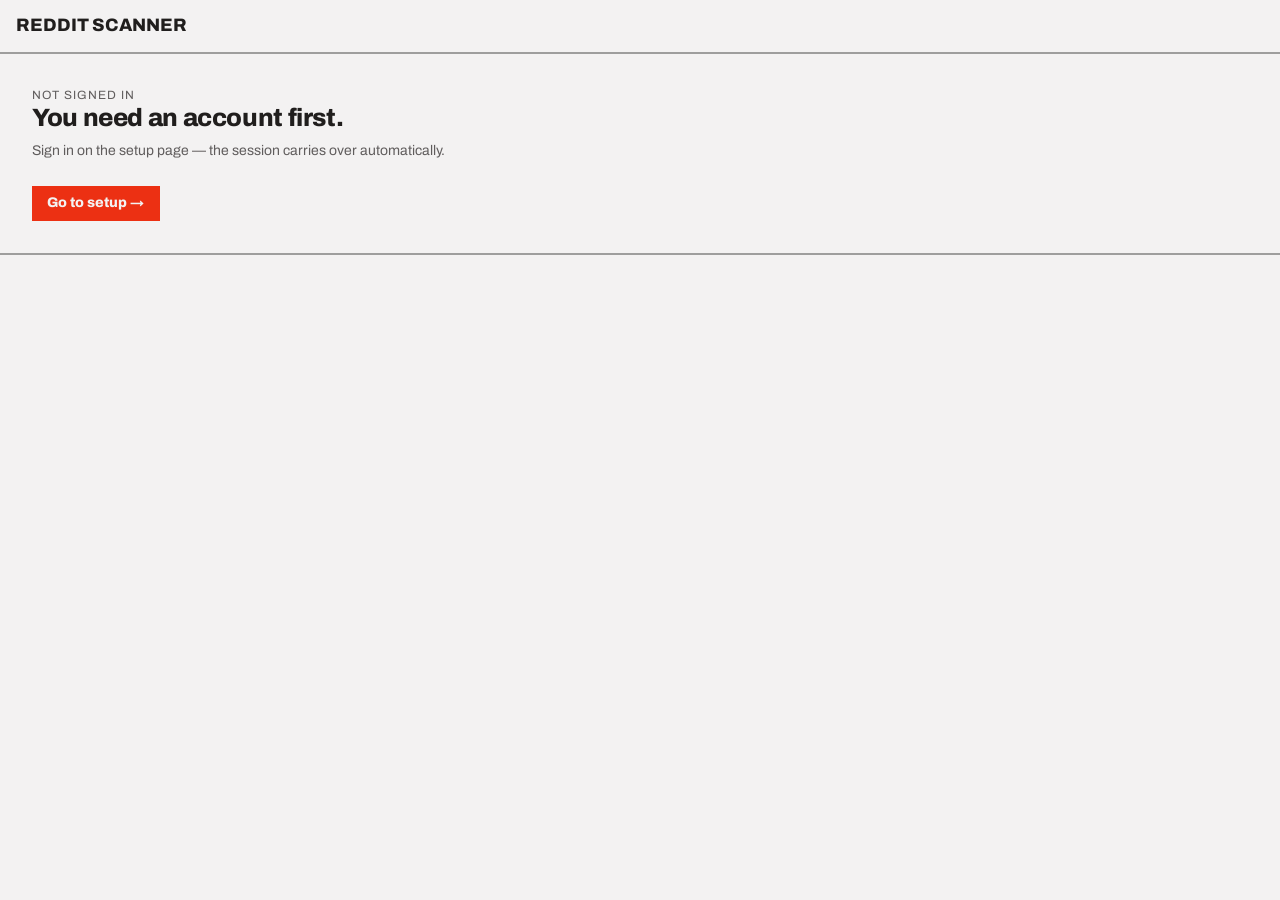
<file: backend/ui/dashboard.html>
<!DOCTYPE html>
<html lang="en">
<head>
<meta charset="utf-8">
<meta name="viewport" content="width=device-width, initial-scale=1">
<title>Dashboard — Reddit Scanner</title>
<link rel="stylesheet" href="styles.css">
<link rel="stylesheet" href="app.css">
</head>
<body>

<div class="page">

  <nav class="nav">
    <div class="nav-brand">REDDIT SCANNER</div>
    <span class="nav-meta" id="companyName"></span>
    <span class="nav-meta" id="whoami"></span>
    <button class="btn btn-secondary" id="refreshBtn">Refresh</button>
    <button class="btn btn-secondary" id="signOutBtn">Sign out</button>
  </nav>

  <!-- Shown instead of the dashboard when there's no session. -->
  <div class="section" id="signedOut" hidden>
    <div class="kicker">Not signed in</div>
    <h3>You need an account first.</h3>
    <p class="section-desc">Sign in on the setup page — the session carries over automatically.</p>
    <a class="btn btn-primary" href="onboarding.html">Go to setup →</a>
  </div>

  <div id="dashboard" hidden>
    <div class="tabs" role="tablist">
      <button class="tab" id="tab-content" role="tab" aria-selected="true" aria-controls="panel-content">Content digest</button>
      <button class="tab" id="tab-leads" role="tab" aria-selected="false" aria-controls="panel-leads">Leads</button>
    </div>

    <!-- ── Content matches ──────────────────────────────────────── -->
    <section class="panel is-active" id="panel-content" role="tabpanel" aria-labelledby="tab-content">
      <div class="toolbar">
        <input class="input toolbar-search" type="search" id="contentSearch" placeholder="Search title, subreddit, reasoning…">
        <label class="kicker" for="contentSort">Sort</label>
        <select class="input" id="contentSort">
          <option value="score">Highest score</option>
          <option value="newest">Newest first</option>
          <option value="oldest">Oldest first</option>
        </select>
        <span class="toolbar-count" id="contentCount"></span>
      </div>
      <div class="results" id="contentResults"></div>
    </section>

    <!-- ── Leads ────────────────────────────────────────────────── -->
    <section class="panel" id="panel-leads" role="tabpanel" aria-labelledby="tab-leads">
      <div class="toolbar">
        <input class="input toolbar-search" type="search" id="leadsSearch" placeholder="Search username…">
        <label class="kicker" for="leadsSort">Sort</label>
        <select class="input" id="leadsSort">
          <option value="score">Highest score</option>
          <option value="recent">Most recent</option>
        </select>
        <span class="toolbar-count" id="leadsCount"></span>
      </div>
      <div class="toolbar">
        <div class="chip-row" id="statusFilter">
          <button class="chip" data-status="all" aria-pressed="true">All</button>
          <button class="chip" data-status="new" aria-pressed="false">New</button>
          <button class="chip" data-status="reviewed" aria-pressed="false">Reviewed</button>
          <button class="chip" data-status="contacted" aria-pressed="false">Contacted</button>
          <button class="chip" data-status="dismissed" aria-pressed="false">Dismissed</button>
        </div>
      </div>
      <div class="results" id="leadsResults"></div>
    </section>
  </div>
</div>

<script src="app.js"></script>
<script>
// ── State ────────────────────────────────────────────────────────

let companyId = null;
let matches = [];
let leads = [];
let statusFilter = 'all';
const openSignals = new Map();   // leadId -> signal rows, or null while loading

// ── Tabs ─────────────────────────────────────────────────────────

document.querySelectorAll('.tab').forEach((tab) => {
  tab.addEventListener('click', () => {
    document.querySelectorAll('.tab').forEach((t) => t.setAttribute('aria-selected', String(t === tab)));
    document.querySelectorAll('.panel').forEach((p) => {
      p.classList.toggle('is-active', p.id === tab.getAttribute('aria-controls'));
    });
  });
});

// ── Content matches ──────────────────────────────────────────────

function meterClass(score) {
  if (score >= 75) return '';
  if (score >= 50) return 'is-mid';
  return 'is-low';
}

function scoreBlock(score) {
  const value = Number(score) || 0;
  return `
    <div class="score">
      <div class="score-value">${esc(Math.round(value))}<span>/100</span></div>
      <div class="meter"><div class="meter-fill ${meterClass(value)}" style="width:${Math.max(0, Math.min(100, value))}%"></div></div>
    </div>`;
}

async function loadMatches() {
  el('contentResults').innerHTML = '<div class="empty"><p>Loading…</p></div>';
  try {
    matches = await api(`/api/matches?company_id=${encodeURIComponent(companyId)}`);
    renderMatches();
  } catch (err) {
    el('contentResults').innerHTML = `<div class="empty"><h4>Couldn't load matches</h4><p>${esc(err.message)}</p></div>`;
  }
}

function renderMatches() {
  const container = el('contentResults');

  if (!matches.length) {
    el('contentCount').textContent = '';
    container.innerHTML = `
      <div class="empty">
        <h4>No matches yet</h4>
        <p>Run <code>python -m workers.ingest</code> to pull posts from your configured subreddits and score them.</p>
      </div>`;
    return;
  }

  const q = el('contentSearch').value.trim().toLowerCase();
  let rows = matches.filter((m) => {
    if (!q) return true;
    const post = m.posts || {};
    return [post.title, post.subreddit, post.author_username, m.ai_reasoning]
      .some((f) => f && String(f).toLowerCase().includes(q));
  });

  const sort = el('contentSort').value;
  rows = rows.slice().sort((a, b) => {
    if (sort === 'score') return (b.intent_score || 0) - (a.intent_score || 0);
    const ta = new Date((a.posts && a.posts.created_at) || a.created_at).getTime();
    const tb = new Date((b.posts && b.posts.created_at) || b.created_at).getTime();
    return sort === 'newest' ? tb - ta : ta - tb;
  });

  el('contentCount').textContent = `${rows.length} of ${matches.length}`;

  if (!rows.length) {
    container.innerHTML = '<div class="empty"><p>No matches fit that search.</p></div>';
    return;
  }

  container.innerHTML = `<div class="result-list">${rows.map((m) => {
    const post = m.posts || {};
    return `
      <article class="match">
        <div class="match-head">
          <div>
            <h4 class="match-title">${esc(post.title) || '<em>untitled</em>'}</h4>
            <div class="match-meta">r/${esc(post.subreddit) || '?'} · u/${esc(post.author_username) || 'unknown'} · ${esc(timeAgo(post.created_at))}</div>
          </div>
          ${scoreBlock(m.intent_score)}
        </div>
        ${m.ai_reasoning ? `<p class="match-reasoning">${esc(m.ai_reasoning)}</p>` : ''}
        ${post.url ? `<div class="match-actions"><a class="btn btn-secondary" href="${esc(post.url)}" target="_blank" rel="noopener noreferrer">View on Reddit ↗</a></div>` : ''}
      </article>`;
  }).join('')}</div>`;
}

el('contentSearch').addEventListener('input', renderMatches);
el('contentSort').addEventListener('change', renderMatches);

// ── Leads ────────────────────────────────────────────────────────

async function loadLeads() {
  el('leadsResults').innerHTML = '<div class="empty"><p>Loading…</p></div>';
  try {
    leads = await api(`/api/leads?company_id=${encodeURIComponent(companyId)}`);
    renderLeads();
  } catch (err) {
    el('leadsResults').innerHTML = `<div class="empty"><h4>Couldn't load leads</h4><p>${esc(err.message)}</p></div>`;
  }
}

function signalsHtml(leadId) {
  const rows = openSignals.get(leadId);
  if (rows === null) return '<p class="text-muted" style="font-size:13px">Loading signals…</p>';
  if (!rows.length) return '<p class="text-muted" style="font-size:13px">No signals recorded.</p>';

  return rows.map((s) => {
    const post = s.posts || {};
    return `
      <div class="signal">
        <div class="signal-head">
          <span class="tag tag-neutral">${s.source === 'content' ? 'buying intent' : 'competitor'}</span>
          ${s.competitor_mentioned ? `<span class="tag tag-accent">${esc(s.competitor_mentioned)}</span>` : ''}
          ${s.switch_intent ? '<span class="tag tag-outline">switch intent</span>' : ''}
          ${s.intent_score ? `<span class="tag tag-outline">${esc(Math.round(s.intent_score))}/100</span>` : ''}
          <span class="text-muted" style="font-size:11px">${esc(timeAgo(s.created_at))}</span>
        </div>
        ${s.pain_point ? `<div class="signal-quote"><strong>Pain point:</strong> ${esc(s.pain_point)}</div>` : ''}
        ${s.ai_reasoning ? `<div class="signal-quote text-muted">${esc(s.ai_reasoning)}</div>` : ''}
        ${post.url ? `<div style="margin-top:var(--space-2)"><a class="btn btn-ghost" href="${esc(post.url)}" target="_blank" rel="noopener noreferrer">${esc(post.title) || 'Source post'} ↗</a></div>` : ''}
      </div>`;
  }).join('');
}

function renderLeads() {
  const container = el('leadsResults');

  if (!leads.length) {
    el('leadsCount').textContent = '';
    container.innerHTML = `
      <div class="empty">
        <h4>No leads yet</h4>
        <p>Leads are people worth contacting — either a strong buying-intent match from a content scanner, or someone a competitor scanner caught discussing an alternative. Run <code>python -m workers.ingest</code> to populate this.</p>
      </div>`;
    return;
  }

  const q = el('leadsSearch').value.trim().toLowerCase();
  let rows = leads.filter((l) => {
    if (statusFilter !== 'all' && l.status !== statusFilter) return false;
    return !q || (l.reddit_username || '').toLowerCase().includes(q);
  });

  const sort = el('leadsSort').value;
  rows = rows.slice().sort((a, b) => (
    sort === 'score'
      ? (b.aggregate_score || 0) - (a.aggregate_score || 0)
      : new Date(b.last_seen).getTime() - new Date(a.last_seen).getTime()
  ));

  el('leadsCount').textContent = `${rows.length} of ${leads.length}`;

  if (!rows.length) {
    container.innerHTML = '<div class="empty"><p>No leads fit that filter.</p></div>';
    return;
  }

  container.innerHTML = `
    <div class="table-wrap">
      <table class="table">
        <thead>
          <tr>
            <th>User</th><th>Score</th><th>Status</th><th>Last seen</th><th>Actions</th>
          </tr>
        </thead>
        <tbody>
          ${rows.map((l) => {
            const isOpen = openSignals.has(l.id);
            return `
              <tr class="${l._pending ? 'is-pending' : ''}">
                <td><span class="lead-user">u/${esc(l.reddit_username)}</span></td>
                <td class="is-tight">${scoreBlock(l.aggregate_score)}</td>
                <td class="is-tight"><span class="tag ${l.status === 'new' ? 'tag-accent' : 'tag-neutral'}">${esc(l.status)}</span></td>
                <td class="is-tight">${esc(timeAgo(l.last_seen))}</td>
                <td class="is-tight">
                  <div class="row-actions">
                    <button class="btn btn-secondary" aria-pressed="${l.status === 'reviewed'}" ${l._pending ? 'disabled' : ''} data-action="status" data-id="${esc(l.id)}" data-status="reviewed">Reviewed</button>
                    <button class="btn btn-secondary" aria-pressed="${l.status === 'contacted'}" ${l._pending ? 'disabled' : ''} data-action="status" data-id="${esc(l.id)}" data-status="contacted">Contacted</button>
                    <button class="btn btn-secondary" aria-pressed="${l.status === 'dismissed'}" ${l._pending ? 'disabled' : ''} data-action="status" data-id="${esc(l.id)}" data-status="dismissed">Dismiss</button>
                    <button class="btn btn-ghost" data-action="signals" data-id="${esc(l.id)}">${isOpen ? 'Hide' : 'Signals'}</button>
                  </div>
                </td>
              </tr>
              ${isOpen ? `<tr><td class="signals-cell" colspan="5"><div class="signals-inner">${signalsHtml(l.id)}</div></td></tr>` : ''}`;
          }).join('')}
        </tbody>
      </table>
    </div>`;
}

// Delegated so the handlers survive every re-render.
el('leadsResults').addEventListener('click', (e) => {
  const btn = e.target.closest('button[data-action]');
  if (!btn) return;
  if (btn.dataset.action === 'status') updateStatus(btn.dataset.id, btn.dataset.status);
  if (btn.dataset.action === 'signals') toggleSignals(btn.dataset.id);
});

async function updateStatus(leadId, status) {
  const lead = leads.find((l) => l.id === leadId);
  if (!lead || lead._pending) return;

  const previous = lead.status;
  lead.status = status;          // optimistic
  lead._pending = true;
  renderLeads();

  try {
    await api(`/api/leads/${leadId}/status?status=${encodeURIComponent(status)}`, { method: 'PATCH' });
  } catch (err) {
    lead.status = previous;      // roll back
    alert(`Couldn't update status: ${err.message}`);
  } finally {
    lead._pending = false;
    renderLeads();
  }
}

async function toggleSignals(leadId) {
  if (openSignals.has(leadId)) {
    openSignals.delete(leadId);
    return renderLeads();
  }

  openSignals.set(leadId, null);   // null renders the loading state
  renderLeads();

  try {
    openSignals.set(leadId, await api(`/api/leads/${leadId}/signals`));
  } catch (err) {
    openSignals.set(leadId, []);
    alert(`Couldn't load signals: ${err.message}`);
  }
  renderLeads();
}

el('leadsSearch').addEventListener('input', renderLeads);
el('leadsSort').addEventListener('change', renderLeads);

el('statusFilter').addEventListener('click', (e) => {
  const chip = e.target.closest('.chip');
  if (!chip) return;
  statusFilter = chip.dataset.status;
  el('statusFilter').querySelectorAll('.chip').forEach((c) => {
    c.setAttribute('aria-pressed', String(c === chip));
  });
  renderLeads();
});

// ── Init ─────────────────────────────────────────────────────────

el('signOutBtn').addEventListener('click', () => {
  session.signOut();
  location.href = 'onboarding.html';
});

el('refreshBtn').addEventListener('click', () => {
  openSignals.clear();
  loadMatches();
  loadLeads();
});

async function init() {
  if (!session.isSignedIn()) {
    el('signedOut').hidden = false;
    el('refreshBtn').hidden = true;
    el('signOutBtn').hidden = true;
    return;
  }

  el('whoami').textContent = session.email();
  el('dashboard').hidden = false;

  try {
    const companies = await api('/api/companies');
    if (!companies || !companies.length) {
      el('dashboard').hidden = true;
      el('signedOut').hidden = false;
      el('signedOut').querySelector('h3').textContent = 'No company set up yet.';
      el('signedOut').querySelector('.section-desc').textContent =
        'Finish onboarding to create your company and first scanner.';
      return;
    }
    companyId = companies[0].id;
    session.setCompanyId(companyId);
    el('companyName').textContent = companies[0].name;
  } catch (err) {
    el('contentResults').innerHTML = `<div class="empty"><h4>Couldn't reach the backend</h4><p>${esc(err.message)}</p></div>`;
    return;
  }

  loadMatches();
  loadLeads();
}

init();
</script>

</body>
</html>
</file>
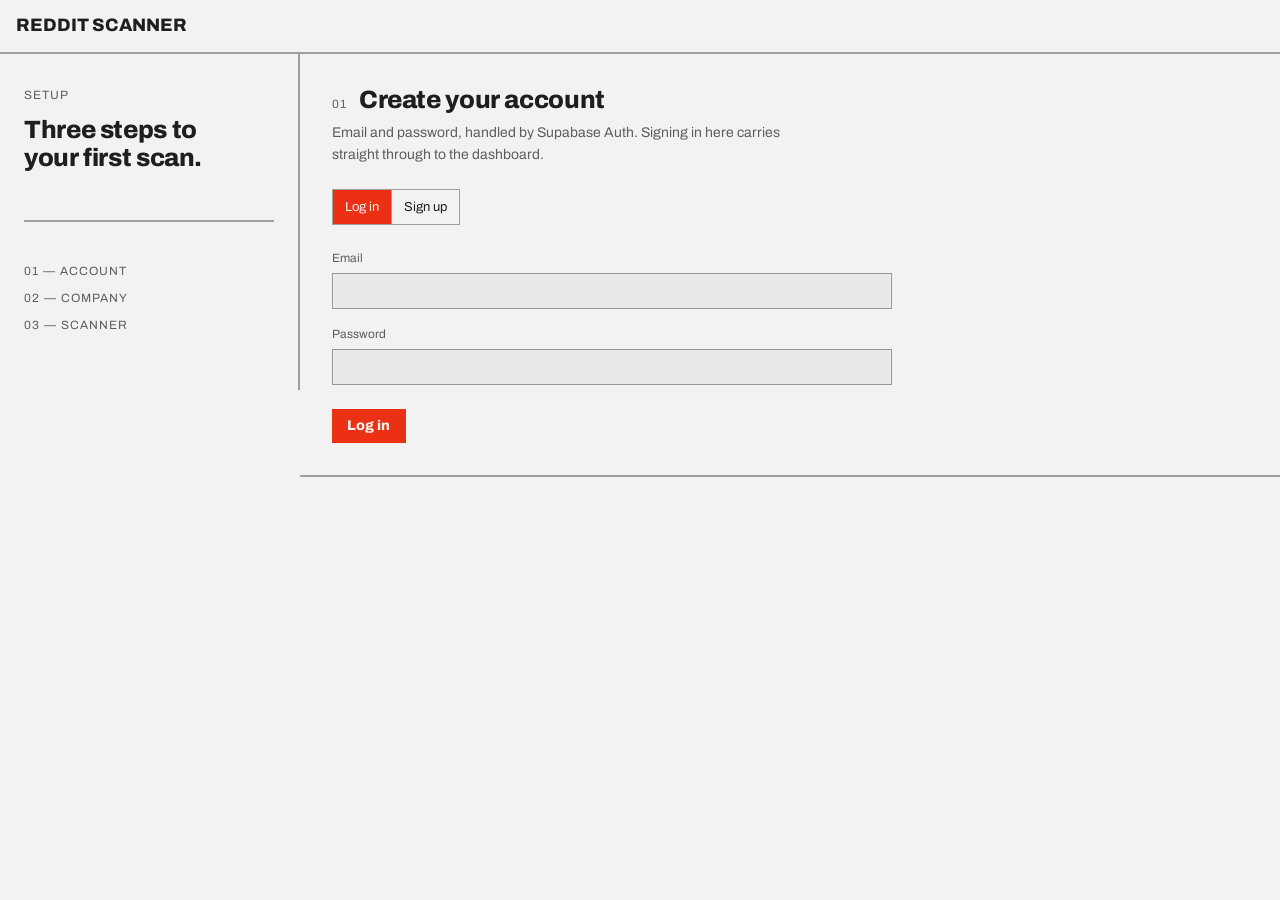
<file: backend/ui/onboarding.html>
<!DOCTYPE html>
<html lang="en">
<head>
<meta charset="utf-8">
<meta name="viewport" content="width=device-width, initial-scale=1">
<title>Get started — Reddit Scanner</title>
<link rel="stylesheet" href="styles.css">
<link rel="stylesheet" href="app.css">
</head>
<body>

<div class="page">

  <nav class="nav">
    <div class="nav-brand">REDDIT SCANNER</div>
    <span class="nav-meta" id="whoami"></span>
    <button class="btn btn-secondary" id="signOutBtn" hidden>Sign out</button>
  </nav>

  <div class="page-body split">

    <aside class="rail rail-sticky">
      <div>
        <div class="kicker">Setup</div>
        <h3 style="margin-top:var(--space-3)">Three steps to<br>your first scan.</h3>
      </div>

      <div class="hr"></div>

      <div class="stack">
        <div class="kicker" id="navStep1">01 — Account</div>
        <div class="kicker" id="navStep2">02 — Company</div>
        <div class="kicker" id="navStep3">03 — Scanner</div>
      </div>

      <div style="flex:1"></div>
    </aside>

    <main class="main-col">

      <!-- ── Step 1 — account ───────────────────────────────────── -->
      <section class="section" id="sectionAuth">
        <div class="section-head">
          <span class="kicker" id="badgeAuth">01</span>
          <h3 style="margin:0">Create your account</h3>
        </div>
        <p class="section-desc">Email and password, handled by Supabase Auth. Signing in here carries straight through to the dashboard.</p>

        <div class="form-narrow">
          <div class="seg" id="authModeSeg" role="radiogroup" aria-label="Account mode" style="margin-bottom:var(--space-6)">
            <label class="seg-opt">
              <input type="radio" name="authmode" value="login" checked>
              Log in
            </label>
            <label class="seg-opt">
              <input type="radio" name="authmode" value="signup">
              Sign up
            </label>
          </div>

          <form id="authForm" novalidate>
            <div class="field">
              <label for="authEmail">Email</label>
              <input class="input" type="email" id="authEmail" autocomplete="email" required>
            </div>
            <div class="field">
              <label for="authPassword">Password</label>
              <input class="input" type="password" id="authPassword" autocomplete="current-password" required>
            </div>
            <div class="form-actions">
              <button class="btn btn-primary" type="submit" id="authSubmit">Log in</button>
            </div>
          </form>
          <div class="status" id="authStatus" role="status"></div>
        </div>
      </section>

      <!-- ── Step 2 — company ───────────────────────────────────── -->
      <section class="section" id="sectionCompany" hidden>
        <div class="section-head">
          <span class="kicker" id="badgeCompany">02</span>
          <h3 style="margin:0">What are you selling?</h3>
        </div>
        <p class="section-desc">Paste your website and we'll read it, then propose the subreddits and keywords to watch — checking each suggestion against live Reddit before offering it.</p>

        <div class="form-narrow">
          <form id="analyzeForm" novalidate>
            <div class="field">
              <label for="siteUrl">Website URL</label>
              <div style="display:flex; gap:var(--space-2)">
                <input class="input" type="url" id="siteUrl" placeholder="https://yourproduct.com" spellcheck="false" required style="flex:1">
                <button class="btn btn-primary" type="submit" id="analyzeBtn" style="flex:none">Analyze</button>
              </div>
              <p class="hint">Takes up to a minute — most of it is checking that each suggested subreddit is real and still active.</p>
            </div>
          </form>
          <div class="status" id="analyzeStatus" role="status"></div>
          <div id="analyzeReport"></div>

          <form id="companyForm" novalidate>
            <div class="field">
              <label for="companyName">Company name</label>
              <input class="input" type="text" id="companyName" required>
            </div>
            <div class="field">
              <label for="companyDesc">Product description</label>
              <textarea class="input" id="companyDesc" placeholder="e.g. a lightweight project management tool for small teams — kanban, dependencies, no admin overhead"></textarea>
            </div>
            <div class="form-actions">
              <button class="btn btn-primary" type="submit" id="companySubmit">Save company</button>
            </div>
          </form>
          <div class="status" id="companyStatus" role="status"></div>
        </div>
      </section>

      <!-- ── Step 3 — scanner ───────────────────────────────────── -->
      <section class="section" id="sectionConfig" hidden>
        <div class="section-head">
          <span class="kicker" id="badgeConfig">03</span>
          <h3 style="margin:0">Set up a scanner</h3>
        </div>
        <p class="section-desc">Add as many as you like — a content scanner to find people describing a problem you solve, a competitor scanner to find people unhappy with an alternative.</p>

        <div class="form-narrow">
          <form id="configForm" novalidate>
            <div class="field">
              <label>Mode</label>
              <div class="seg">
                <label class="seg-opt">
                  <input type="radio" name="mode" value="content" checked>
                  Content
                </label>
                <label class="seg-opt">
                  <input type="radio" name="mode" value="competitor">
                  Competitor
                </label>
              </div>
              <p class="hint" id="modeHint"></p>
            </div>

            <div class="field">
              <label for="configSubreddits">Subreddits</label>
              <input class="input" type="text" id="configSubreddits" placeholder="productivity, SaaS, smallbusiness" spellcheck="false" required>
              <p class="hint">Comma-separated, without the <code>r/</code> prefix.</p>
            </div>

            <div class="field" id="fieldKeywords">
              <label for="configKeywords">Keywords</label>
              <input class="input" type="text" id="configKeywords" placeholder="kanban, deadline, spreadsheet, workflow, tracking" spellcheck="false">
              <p class="hint">A cheap pre-filter that runs before the model, so you only pay for posts worth scoring. <strong>Use single words</strong> — broad terms that appear in the kind of post you want. The model judges relevance afterwards, so casting wide here is fine; a narrow phrase like “task manager is too clunky” matches almost nothing.</p>
            </div>

            <div class="field" id="fieldCompetitors" hidden>
              <label for="configCompetitors">Competitors</label>
              <input class="input" type="text" id="configCompetitors" placeholder="Asana, Trello, Monday.com" spellcheck="false">
              <p class="hint">Competitor mode skips keyword pre-filtering — every post goes to the model, so misspellings and indirect references still get caught.</p>
            </div>

            <div class="field">
              <label for="configThreshold">Minimum score threshold</label>
              <input class="input" type="number" id="configThreshold" min="0" max="1" step="0.05" value="0.6" style="max-width:140px">
              <p class="hint">0 to 1. Only matches the model scores at or above this land in your digest.</p>
            </div>

            <div class="form-actions">
              <button class="btn btn-primary" type="submit" id="configSubmit">Add scanner</button>
            </div>
          </form>
          <div class="status" id="configStatus" role="status"></div>
        </div>

        <div id="configList" style="margin-top:var(--space-8)"></div>
      </section>

      <!-- ── Done ───────────────────────────────────────────────── -->
      <section class="section" id="sectionDone" hidden>
        <div class="section-head">
          <span class="kicker kicker-done">Ready</span>
        </div>
        <h3>You're set up.</h3>
        <p class="section-desc">Run the ingestion worker to pull posts, classify them, and fill your dashboard:</p>
        <p><code>cd backend &amp;&amp; python -m workers.ingest</code></p>
        <div class="form-actions">
          <a class="btn btn-primary" href="dashboard.html">Go to dashboard →</a>
        </div>
      </section>

    </main>
  </div>
</div>

<script src="app.js"></script>
<script>
// ── Step state ───────────────────────────────────────────────────

const steps = {
  auth: { section: 'sectionAuth', badge: 'badgeAuth', nav: 'navStep1', label: '01' },
  company: { section: 'sectionCompany', badge: 'badgeCompany', nav: 'navStep2', label: '02' },
  config: { section: 'sectionConfig', badge: 'badgeConfig', nav: 'navStep3', label: '03' },
};

function markDone(step) {
  const s = steps[step];
  el(s.badge).textContent = '✓ ' + s.label;
  el(s.badge).classList.add('kicker-done');
  el(s.nav).classList.add('kicker-done');
}

function reveal(step) {
  el(steps[step].section).hidden = false;
}

// ── Auth ─────────────────────────────────────────────────────────

let authMode = 'login';

document.querySelectorAll('input[name="authmode"]').forEach((radio) => {
  radio.addEventListener('change', () => {
    authMode = radio.value;
    el('authSubmit').textContent = authMode === 'login' ? 'Log in' : 'Sign up';
    el('authPassword').autocomplete = authMode === 'login' ? 'current-password' : 'new-password';
    setStatus(el('authStatus'), '');
  });
});

el('authForm').addEventListener('submit', async (e) => {
  e.preventDefault();

  const email = el('authEmail').value.trim();
  const password = el('authPassword').value;
  if (!email || !password) {
    return setStatus(el('authStatus'), 'Email and password are both required.', 'error');
  }

  const btn = el('authSubmit');
  btn.disabled = true;
  setStatus(el('authStatus'), authMode === 'login' ? 'Signing in…' : 'Creating account…', 'info');

  try {
    const data = await (authMode === 'login' ? auth.logIn(email, password) : auth.signUp(email, password));

    // Supabase returns no access_token on signup when email confirmation is on.
    if (!data.access_token) {
      setStatus(el('authStatus'), 'Account created. Check your email to confirm, then log in.', 'ok');
      return;
    }

    session.signIn({
      token: data.access_token,
      refreshToken: data.refresh_token,
      email: (data.user && data.user.email) || email,
    });
    setStatus(el('authStatus'), '');
    await onSignedIn();
  } catch (err) {
    setStatus(el('authStatus'), err.message, 'error');
  } finally {
    btn.disabled = false;
  }
});

el('signOutBtn').addEventListener('click', () => {
  session.signOut();
  location.reload();
});

async function onSignedIn() {
  el('whoami').textContent = session.email();
  el('signOutBtn').hidden = false;
  markDone('auth');
  el('authForm').hidden = true;
  el('authModeSeg').hidden = true;
  reveal('company');
  await loadCompany();
}

// ── Company ──────────────────────────────────────────────────────

let company = null;

async function loadCompany() {
  try {
    const companies = await api('/api/companies');
    if (companies && companies.length) {
      company = companies[0];
      session.setCompanyId(company.id);
      onCompanyReady(`${company.name} is already set up.`);
    }
  } catch (err) {
    setStatus(el('companyStatus'), err.message, 'error');
  }
}

function onCompanyReady(message) {
  markDone('company');
  el('companyForm').hidden = true;
  setStatus(el('companyStatus'), message, 'ok');
  reveal('config');
  loadConfigs();
}

// ── Analyze a website into a proposed setup ──────────────────────

let suggestion = null;

el('analyzeForm').addEventListener('submit', async (e) => {
  e.preventDefault();
  const url = el('siteUrl').value.trim();
  if (!url) return setStatus(el('analyzeStatus'), 'Enter your website URL first.', 'error');

  const btn = el('analyzeBtn');
  btn.disabled = true;
  el('analyzeReport').innerHTML = '';
  setStatus(el('analyzeStatus'), 'Reading your site and checking subreddits against live Reddit…', 'info');

  try {
    suggestion = await api('/api/suggest', { method: 'POST', body: JSON.stringify({ url }) });
    applySuggestion(suggestion);
    setStatus(el('analyzeStatus'), '');
  } catch (err) {
    setStatus(el('analyzeStatus'), err.message, 'error');
  } finally {
    btn.disabled = false;
  }
});

function applySuggestion(s) {
  if (s.company_name && !el('companyName').value) el('companyName').value = s.company_name;
  if (s.product_description && !el('companyDesc').value) el('companyDesc').value = s.product_description;

  const subs = (s.subreddits || []).map((x) => x.name);
  el('configSubreddits').value = subs.join(', ');
  el('configKeywords').value = (s.keywords || []).join(', ');
  el('configCompetitors').value = (s.competitors || []).join(', ');

  const g = s.keyword_grading || {};
  const rate = g.pass_rate === null || g.pass_rate === undefined ? null : Math.round(g.pass_rate * 100);
  // Surfaced because a keyword set matching almost nothing is invisible until a
  // week of empty results has gone by.
  const verdict = rate === null ? ''
    : rate < 3 ? `<span class="tag tag-accent">only ${rate}% of posts match — widen these</span>`
    : `<span class="tag tag-outline">${rate}% of live posts match</span>`;

  // Many real sites can't be read server-side (JS-only pages, CDN bot checks), so
  // the description may be the model's recollection rather than the live page. The
  // description drives every post score, so a guess needs saying out loud.
  const provenance = {
    website: '',
    model_knowledge: `<p class="hint" style="margin-top:var(--space-2)"><strong>Note:</strong> your site couldn't be read automatically, so this is from what the model already knows about your company. Check the description before saving.</p>`,
    domain_guess: `<div class="status status-error" style="margin-top:var(--space-2)"><strong>Check this carefully.</strong> Your site couldn't be read and the model didn't recognise the domain, so the description below is inferred from the name alone. Rewrite it in your own words — every post score depends on it.</div>`,
  }[s.source] || '';

  const rejected = s.rejected_subreddits || [];
  el('analyzeReport').innerHTML = `
    <div class="hr"></div>
    ${provenance}
    <div class="kicker" style="margin-bottom:var(--space-2)">Checked against live Reddit</div>
    <p class="hint" style="margin-top:0">
      Kept <strong>${subs.length}</strong> subreddit${subs.length === 1 ? '' : 's'} with a live audience${
        rejected.length ? `, dropped <strong>${rejected.length}</strong>` : ''}.
      ${verdict}
    </p>
    ${rejected.length ? `
      <details class="hint" style="margin-top:var(--space-2)">
        <summary style="cursor:pointer">Why ${rejected.length} were dropped</summary>
        <ul style="margin:var(--space-2) 0 0; padding-left:var(--space-4)">
          ${rejected.map((r) => `<li>r/${esc(r.name)} — ${esc(r.reason)}</li>`).join('')}
        </ul>
      </details>` : ''}
    <p class="hint">Everything below is pre-filled and editable — change anything before saving.</p>`;
}

el('companyForm').addEventListener('submit', async (e) => {
  e.preventDefault();
  const name = el('companyName').value.trim();
  if (!name) return setStatus(el('companyStatus'), 'Company name is required.', 'error');

  const btn = el('companySubmit');
  btn.disabled = true;
  setStatus(el('companyStatus'), 'Saving…', 'info');

  try {
    company = await api('/api/companies', {
      method: 'POST',
      body: JSON.stringify({ name, product_description: el('companyDesc').value.trim() || null }),
    });
    session.setCompanyId(company.id);
    onCompanyReady(`${company.name} saved.`);
  } catch (err) {
    setStatus(el('companyStatus'), err.message, 'error');
  } finally {
    btn.disabled = false;
  }
});

// ── Scanner config ───────────────────────────────────────────────

const MODE_HINTS = {
  content: 'Finds posts describing a problem your product solves, scored for genuine buying intent.',
  competitor: 'Finds people complaining about a named competitor, and rolls them up into leads.',
};

function currentMode() {
  return document.querySelector('input[name="mode"]:checked').value;
}

function syncModeFields() {
  const mode = currentMode();
  el('fieldKeywords').hidden = mode !== 'content';
  el('fieldCompetitors').hidden = mode !== 'competitor';
  el('modeHint').textContent = MODE_HINTS[mode];
}

document.querySelectorAll('input[name="mode"]').forEach((radio) => {
  radio.addEventListener('change', syncModeFields);
});

let existingConfigs = [];

function renderConfigs() {
  const container = el('configList');
  if (!existingConfigs.length) return (container.innerHTML = '');

  container.innerHTML = `
    <div class="kicker" style="margin-bottom:var(--space-3)">Scanners</div>
    <div class="table-wrap">
      <table class="table">
        <thead>
          <tr><th>Mode</th><th>Status</th><th>Subreddits</th><th>Tracking</th><th>Threshold</th></tr>
        </thead>
        <tbody>
          ${existingConfigs.map((c) => {
            const tracking = c.mode === 'content' ? c.keywords : c.competitors;
            // A paused scanner used to render identically to a running one, which
            // made the list actively misleading about what the worker picks up.
            const paused = c.is_active === false;
            return `
              <tr${paused ? ' class="is-paused"' : ''}>
                <td><span class="tag tag-accent">${esc(c.mode)}</span></td>
                <td class="is-tight">
                  <span class="tag ${paused ? 'tag-neutral' : 'tag-outline'}">${paused ? 'paused' : 'active'}</span>
                </td>
                <td>${c.subreddits.map((s) => `r/${esc(s)}`).join(', ')}</td>
                <td>${tracking.map(esc).join(', ') || '—'}</td>
                <td class="is-tight">${esc(c.min_score_threshold)}</td>
              </tr>`;
          }).join('')}
        </tbody>
      </table>
    </div>`;
}

async function loadConfigs() {
  try {
    existingConfigs = await api(`/api/scanner-configs?company_id=${encodeURIComponent(session.companyId())}`);
    renderConfigs();
    if (existingConfigs.length) {
      markDone('config');
      el('sectionDone').hidden = false;
    }
  } catch (err) {
    setStatus(el('configStatus'), err.message, 'error');
  }
}

el('configForm').addEventListener('submit', async (e) => {
  e.preventDefault();
  const mode = currentMode();
  const body = {
    mode,
    subreddits: splitList(el('configSubreddits').value),
    keywords: mode === 'content' ? splitList(el('configKeywords').value) : [],
    competitors: mode === 'competitor' ? splitList(el('configCompetitors').value) : [],
    min_score_threshold: parseFloat(el('configThreshold').value),
  };

  if (!body.subreddits.length) {
    return setStatus(el('configStatus'), 'Add at least one subreddit.', 'error');
  }
  if (mode === 'content' && !body.keywords.length) {
    return setStatus(el('configStatus'), 'Content mode needs at least one keyword.', 'error');
  }
  if (mode === 'competitor' && !body.competitors.length) {
    return setStatus(el('configStatus'), 'Competitor mode needs at least one competitor.', 'error');
  }

  const btn = el('configSubmit');
  btn.disabled = true;
  setStatus(el('configStatus'), 'Creating…', 'info');

  try {
    const created = await api('/api/scanner-configs', { method: 'POST', body: JSON.stringify(body) });
    existingConfigs.unshift(created);
    renderConfigs();
    markDone('config');
    setStatus(el('configStatus'), 'Scanner added.', 'ok');

    el('configSubreddits').value = '';
    el('configKeywords').value = '';
    el('configCompetitors').value = '';
    el('sectionDone').hidden = false;
  } catch (err) {
    setStatus(el('configStatus'), err.message, 'error');
  } finally {
    btn.disabled = false;
  }
});

// ── Init ─────────────────────────────────────────────────────────

/* Supabase sends people back from the confirmation email with their session in
 * the URL fragment (#access_token=...&refresh_token=...). Without this they'd
 * land on a login form despite having just confirmed - and the tokens would sit
 * unread in the address bar. Errors arrive the same way (#error_description=...),
 * most commonly for an expired link. */
function consumeAuthFragment() {
  if (!window.location.hash) return false;
  const params = new URLSearchParams(window.location.hash.slice(1));

  const cleanUrl = () =>
    history.replaceState(null, '', window.location.pathname + window.location.search);

  const error = params.get('error_description') || params.get('error');
  if (error) {
    cleanUrl();
    setStatus(el('authStatus'), decodeURIComponent(error.replace(/\+/g, ' ')), 'error');
    return false;
  }

  const token = params.get('access_token');
  if (!token) return false;

  session.signIn({
    token,
    refreshToken: params.get('refresh_token'),
    email: emailFromToken(token) || session.email(),
  });
  cleanUrl();                 // don't leave tokens sitting in the address bar
  return true;
}

syncModeFields();
const justConfirmed = consumeAuthFragment();
if (session.isSignedIn()) {
  onSignedIn();
  if (justConfirmed) setStatus(el('authStatus'), 'Email confirmed — you\'re signed in.', 'ok');
}
</script>

</body>
</html>
</file>
<file: backend/ui/styles.css>
/* Modernist — design-system tokens and component classes. This file is the source of truth for the system's look; retune it here and see readme.md. */
@import url('https://fonts.googleapis.com/css2?family=Archivo:wght@400;600;800&display=swap');

:root {
  --color-bg: #f3f2f2;
  --color-surface: #eae9e9;
  --color-text: #201e1d;
  --color-accent: #ec3013;
  --color-accent-2: #e15b47;
  --color-divider: color-mix(in srgb, #201e1d 40%, transparent);

  /* Tonal ramps — generated in OKLCH on one shared lightness scale, so the
     same step of any role matches the others in visual value. */
  --color-neutral-100: #f8f4f4;
  --color-neutral-200: #eae7e7;
  --color-neutral-300: #d7d3d3;
  --color-neutral-400: #bab6b6;
  --color-neutral-500: #9b9797;
  --color-neutral-600: #7d7979;
  --color-neutral-700: #605d5d;
  --color-neutral-800: #444141;
  --color-neutral-900: #2d2b2b;

  --color-accent-100: #fff2ef;
  --color-accent-200: #ffe0d9;
  --color-accent-300: #ffc4b8;
  --color-accent-400: #ff9783;
  --color-accent-500: #ff563c;
  --color-accent-600: #dd2b0f;
  --color-accent-700: #ae1800;
  --color-accent-800: #7c1405;
  --color-accent-900: #4d170e;

  --color-accent-2-100: #fff2ef;
  --color-accent-2-200: #ffe0da;
  --color-accent-2-300: #ffc4b9;
  --color-accent-2-400: #ff9784;
  --color-accent-2-500: #ef6853;
  --color-accent-2-600: #c94b39;
  --color-accent-2-700: #9e3526;
  --color-accent-2-800: #71261b;
  --color-accent-2-900: #471d16;

  --font-heading: "Archivo", system-ui, sans-serif;
  --font-heading-weight: 800;
  --font-body: "Archivo", system-ui, sans-serif;

  --space-1: 4.0px;
  --space-2: 8.0px;
  --space-3: 12.0px;
  --space-4: 16.0px;
  --space-6: 24.0px;
  --space-8: 32.0px;

  --radius-sm: 0px;
  --radius-md: 0px;
  --radius-lg: 0px;

  /* Elevation — derived from the ground: soft ink-tinted shadows on a
     light theme, a hairline edge + ambient darkness on a dark one. */
  --shadow-sm: 0 1px 2px color-mix(in srgb, #2d2b2b 14%, transparent);
  --shadow-md: 0 3px 10px color-mix(in srgb, #2d2b2b 16%, transparent);
  --shadow-lg: 0 12px 32px color-mix(in srgb, #2d2b2b 22%, transparent);
}

body {
  background: var(--color-bg);
  color: var(--color-text);
  font-family: var(--font-body);
}
h1, h2, h3, h4 { font-family: var(--font-heading); font-weight: var(--font-heading-weight); }

.grayscale{filter:grayscale(1) contrast(1.08)}

/* ══════════════════════════════════════════════════════════════════════════
   Components — built with the tokens above. Plain CSS
   on plain HTML: no JavaScript, no build step. Each class is documented in
   readme.md and demonstrated in foundations/ and components/.
   ══════════════════════════════════════════════════════════════════════ */

*, *::before, *::after { box-sizing: border-box; }
body { margin: 0; font-size: 15px; line-height: 1.55; font-weight: 400; }
h1, h2, h3, h4, h5, h6 {
  font-family: var(--font-heading); font-weight: var(--font-heading-weight);
  line-height: 1.12; letter-spacing: -0.015em; margin: 0 0 var(--space-2);
}
h1 { font-size: 42px; }
h2 { font-size: 32px; }
h3 { font-size: 25px; }
h4 { font-size: 20px; }
h5 { font-size: 16px; }
h6 { font-size: 13px; }
h6 { letter-spacing: 0.08em; text-transform: uppercase; }
p { margin: 0 0 var(--space-3); }
a { color: var(--color-accent); text-underline-offset: 3px; }
img { display: block; max-width: 100%; }
figure { margin: 0; }
figcaption {
  font-size: 11px; margin-top: var(--space-1);
  color: color-mix(in srgb, var(--color-text) 55%, transparent);
}
.text-muted { color: color-mix(in srgb, var(--color-text) 55%, transparent); }
:focus { outline: none; }
:focus-visible { outline: 2px solid var(--color-accent); outline-offset: 2px; }
::selection { background: color-mix(in srgb, var(--color-accent) 30%, transparent); }

/* — rules — */
.hr {
  height: 2px; border: 0; margin: var(--space-4) 0;
  background: var(--color-divider);
}

/* — buttons — */
.btn {
  display: inline-flex; align-items: center; justify-content: center; gap: 6px;
  cursor: pointer; text-decoration: none;
  font-family: var(--font-heading); font-weight: var(--font-heading-weight);
  font-size: 14px; line-height: 1.2; color: var(--color-text); /* matches the .input's 14px —
     the pair sits side by side in sign-up rows */
  background: transparent; border: 1px solid transparent;
  padding: var(--space-2) calc(var(--space-3) * 1.2);
  border-radius: var(--radius-md);
}
.btn svg { display: block; }
.btn:disabled { opacity: 0.45; cursor: not-allowed; }
.btn-primary { background: var(--color-accent); color: var(--color-bg); }
.btn-primary:hover { background: var(--color-accent-600); }
.btn-primary:active { background: var(--color-accent-700); }
.btn-secondary { border-color: var(--color-divider); }
.btn-secondary:hover { background: color-mix(in srgb, var(--color-text) 7%, transparent); }
.btn-secondary:active { background: color-mix(in srgb, var(--color-text) 14%, transparent); }
.btn-ghost { color: var(--color-accent); padding-inline: var(--space-1); }
.btn-ghost:hover { background: color-mix(in srgb, var(--color-accent) 10%, transparent); }
.btn-ghost:active { background: color-mix(in srgb, var(--color-accent) 18%, transparent); }
.btn-icon { width: 36px; height: 36px; padding: 0; }
.btn-block { width: 100%; margin-top: var(--space-2); justify-content: flex-start; text-align: left; }

/* — forms — */
.field > label {
  display: block; font-size: 12px; margin-bottom: 5px;
  color: color-mix(in srgb, var(--color-text) 70%, transparent);
}
.input {
  width: 100%; min-height: 36px; padding: 6px 10px; font: inherit;
  font-size: 14px; color: var(--color-text); caret-color: var(--color-accent);
  background: var(--color-surface);
  border: 1px solid var(--color-divider); border-radius: var(--radius-md);
}
.input:hover { border-color: color-mix(in srgb, var(--color-text) 45%, transparent); }
.input:focus-visible { border-color: var(--color-accent); outline-offset: 0; }
textarea.input { min-height: 90px; resize: vertical; }
.radio { display: inline-flex; align-items: center; gap: 8px; cursor: pointer; font-size: 14px; }
.radio input, .seg-opt input {
  position: absolute; opacity: 0; width: 0; height: 0; pointer-events: none;
}
.radio .dot {
  width: 16px; height: 16px; flex: none; border-radius: 50%;
  border: 1.5px solid var(--color-divider);
}
.radio:hover .dot { border-color: var(--color-accent); }
.radio input:checked + .dot {
  border-color: var(--color-accent); background: var(--color-accent);
  box-shadow: inset 0 0 0 4px var(--color-bg);
}
.radio input:focus-visible + .dot { outline: 2px solid var(--color-accent); outline-offset: 2px; }
.seg {
  display: inline-flex; overflow: hidden;
  border: 1px solid var(--color-divider); border-radius: var(--radius-md);
}
.seg-opt {
  display: inline-flex; align-items: center; gap: 6px;
  padding: 7px 12px; font-size: 13px; cursor: pointer;
}
.seg-opt + .seg-opt { border-left: 1px solid var(--color-divider); }
.seg-opt:has(input:checked) { background: var(--color-accent); color: var(--color-bg); }
.seg-opt:not(:has(input:checked)):hover { background: color-mix(in srgb, var(--color-text) 7%, transparent); }
.seg-opt:has(input:focus-visible) { outline: 2px solid var(--color-accent); outline-offset: -2px; }

/* — cards — */
.card {
  display: flex; flex-direction: column; gap: var(--space-2);
  padding: var(--space-3); border-radius: var(--radius-md); background: var(--color-surface);
}
.card-kicker { font-size: 10px; letter-spacing: 0.1em; text-transform: uppercase; color: var(--color-accent); }
.card-title {
  font-family: var(--font-heading); font-weight: var(--font-heading-weight);
  font-size: 17px; line-height: 1.2;
}
.card-body { margin: 0; font-size: 13px; opacity: 0.8; flex: 1; }
.card-meta {
  display: flex; align-items: center; gap: 6px; font-size: 11px;
  color: color-mix(in srgb, var(--color-text) 50%, transparent);
}
.elev-sm { box-shadow: var(--shadow-sm); }
.elev-md { box-shadow: var(--shadow-md); }
.elev-lg { box-shadow: var(--shadow-lg); }

/* — tags — */
.tag {
  display: inline-flex; align-items: center; font-size: 11px;
  letter-spacing: 0.02em; padding: 3px 10px;
  border-radius: calc(var(--radius-md) * 0.75);
}
.tag-accent { background: var(--color-accent-100); color: var(--color-accent-800); }
.tag-accent-2 { background: var(--color-accent-2-100); color: var(--color-accent-2-800); }
.tag-neutral { background: var(--color-neutral-100); color: var(--color-neutral-800); }
.tag-outline { border: 1px solid var(--color-accent); color: var(--color-accent); }

/* — navigation — */
.nav {
  display: flex; align-items: center; gap: var(--space-4);
  padding: var(--space-3) var(--space-4);
  border-bottom: 2px solid var(--color-divider);
}
.nav-brand {
  font-family: var(--font-heading); font-weight: var(--font-heading-weight);
  font-size: 18px; margin-right: auto;
}
.nav a { color: inherit; text-decoration: none; font-size: 14px; }
.nav a:hover, .nav a[aria-current='page'] { color: var(--color-accent); }

/* — tables — */
.table { width: 100%; border-collapse: collapse; font-size: 14px; }
.table th {
  text-align: left; font-size: 11px; letter-spacing: 0.08em; text-transform: uppercase;
  color: color-mix(in srgb, var(--color-text) 60%, transparent);
  padding: var(--space-2); border-bottom: 2px solid var(--color-divider);
}
.table td {
  padding: var(--space-2);
  border-bottom: 1px solid var(--color-divider);
}
.table tbody tr:hover { background: color-mix(in srgb, var(--color-text) 4%, transparent); }

/* — dialog — */
.dialog-backdrop {
  position: fixed; inset: 0; display: grid; place-items: center;
  padding: var(--space-4);
  background: color-mix(in srgb, var(--color-neutral-900) 50%, transparent);
}
.dialog {
  width: min(440px, 100%); display: flex; flex-direction: column; gap: var(--space-3);
  padding: var(--space-4); border-radius: var(--radius-lg);
  background: var(--color-surface); box-shadow: var(--shadow-lg);
}
.dialog-title {
  font-family: var(--font-heading); font-weight: var(--font-heading-weight);
  font-size: 20px;
}
.dialog-body { font-size: 14px; opacity: 0.85; }
.dialog-actions { display: flex; justify-content: flex-end; gap: var(--space-2); margin-top: var(--space-2); }
</file>
<file: backend/ui/app.css>
/*
 * App layer — patterns the Modernist system doesn't ship (page shells, the
 * score meter, empty states). Every value comes from a styles.css token:
 * no raw hex, no raw px where a --space-* exists, no rounded corners.
 */

/* The design system gives .btn and .seg an explicit display, which outranks the
   UA stylesheet's [hidden] rule — without this, hiding them by attribute is a
   no-op. Declare it once here rather than per-element. */
[hidden] { display: none !important; }

/* — page shell — */
.page {
  min-height: 100vh;
  display: flex;
  flex-direction: column;
  background: var(--color-bg);
}
.page-body {
  flex: 1;
  min-height: 0;
}
.nav-meta {
  font-size: 12px;
  letter-spacing: 0.08em;
  text-transform: uppercase;
  color: var(--color-neutral-700);
}

/* The modular grid: a fixed rail against a fluid main column, divided by a
   2px rule rather than by whitespace. */
.split {
  display: grid;
  grid-template-columns: 300px 1fr;
  min-height: 0;
}
.rail {
  border-right: 2px solid var(--color-divider);
  padding: var(--space-8) var(--space-6);
  display: flex;
  flex-direction: column;
  gap: var(--space-6);
}
.rail-sticky {
  position: sticky;
  top: 0;
  align-self: start;
  max-height: 100vh;
  overflow-y: auto;
}
.main-col {
  min-width: 0;
  display: flex;
  flex-direction: column;
}

@media (max-width: 880px) {
  .split { grid-template-columns: 1fr; }
  .rail {
    border-right: 0;
    border-bottom: 2px solid var(--color-divider);
    position: static;
    max-height: none;
  }
}

/* — section rhythm: strong horizontal rules between major blocks — */
.section {
  padding: var(--space-8);
  border-bottom: 2px solid var(--color-divider);
}
.section:last-child { border-bottom: 0; }
.section-head {
  display: flex;
  align-items: baseline;
  gap: var(--space-3);
  margin-bottom: var(--space-2);
}
.kicker {
  font-size: 12px;
  letter-spacing: 0.08em;
  text-transform: uppercase;
  color: var(--color-neutral-700);
}
.kicker-done { color: var(--color-accent); }
.section-desc {
  color: var(--color-neutral-700);
  font-size: 14px;
  margin-bottom: var(--space-6);
  max-width: 62ch;
}

/* — forms — */
.field + .field { margin-top: var(--space-4); }
.field-row {
  display: grid;
  grid-template-columns: 1fr 1fr;
  gap: var(--space-4);
}
.field-row .field + .field { margin-top: 0; }
.form-actions {
  display: flex;
  align-items: center;
  gap: var(--space-3);
  margin-top: var(--space-6);
}
.hint {
  font-size: 12px;
  color: var(--color-neutral-700);
  margin-top: var(--space-2);
  max-width: 62ch;
}
.stack { display: flex; flex-direction: column; gap: var(--space-2); }
.form-narrow { max-width: 560px; }

/* — status messages — */
.status {
  font-size: 13px;
  margin-top: var(--space-3);
}
.status:empty { display: none; }
.status-error {
  color: var(--color-accent-700);
  border-left: 2px solid var(--color-accent);
  padding: var(--space-2) var(--space-3);
  background: var(--color-accent-100);
}
.status-ok {
  color: var(--color-neutral-800);
  border-left: 2px solid var(--color-neutral-600);
  padding: var(--space-2) var(--space-3);
  background: var(--color-neutral-100);
}
.status-info { color: var(--color-neutral-700); }

/* — tabs: flush-left labels under a 2px rule — */
.tabs {
  display: flex;
  gap: var(--space-6);
  padding: 0 var(--space-8);
  border-bottom: 2px solid var(--color-divider);
}
.tab {
  appearance: none;
  background: none;
  border: 0;
  border-bottom: 2px solid transparent;
  margin-bottom: -2px;
  padding: var(--space-3) 0;
  cursor: pointer;
  font-family: var(--font-heading);
  font-weight: var(--font-heading-weight);
  font-size: 14px;
  letter-spacing: 0.02em;
  text-transform: uppercase;
  color: var(--color-neutral-700);
}
.tab:hover { color: var(--color-text); }
.tab[aria-selected='true'] {
  color: var(--color-text);
  border-bottom-color: var(--color-accent);
}
.panel { display: none; }
.panel.is-active { display: block; }

/* — toolbar — */
.toolbar {
  display: flex;
  align-items: center;
  gap: var(--space-3);
  flex-wrap: wrap;
  padding: var(--space-4) var(--space-8);
  border-bottom: 1px solid var(--color-divider);
}
.toolbar .input { width: auto; }
.toolbar-search { flex: 1; min-width: 220px; }
.toolbar-count {
  margin-left: auto;
  font-size: 12px;
  letter-spacing: 0.08em;
  text-transform: uppercase;
  color: var(--color-neutral-700);
}
.chip-row { display: flex; gap: var(--space-2); flex-wrap: wrap; }
.chip {
  appearance: none;
  cursor: pointer;
  font: inherit;
  font-size: 12px;
  padding: var(--space-1) var(--space-3);
  background: transparent;
  border: 1px solid var(--color-divider);
  border-radius: var(--radius-md);
  color: var(--color-text);
}
.chip:hover { background: color-mix(in srgb, var(--color-text) 7%, transparent); }
.chip[aria-pressed='true'] {
  background: var(--color-accent);
  border-color: var(--color-accent);
  color: var(--color-bg);
}

/* — result lists — */
.results { padding: var(--space-6) var(--space-8); }
.result-list { display: flex; flex-direction: column; gap: var(--space-4); }

.match {
  border: 1px solid var(--color-divider);
  border-left: 2px solid var(--color-accent);
  background: var(--color-surface);
  padding: var(--space-4);
}
.match-head {
  display: flex;
  align-items: flex-start;
  justify-content: space-between;
  gap: var(--space-6);
}
.match-title {
  font-family: var(--font-heading);
  font-weight: var(--font-heading-weight);
  font-size: 17px;
  line-height: 1.2;
  margin: 0;
}
.match-meta {
  font-size: 12px;
  color: var(--color-neutral-700);
  margin-top: var(--space-1);
}
.match-reasoning {
  font-size: 14px;
  margin-top: var(--space-3);
  padding-top: var(--space-3);
  border-top: 1px solid var(--color-divider);
}
.match-actions {
  display: flex;
  gap: var(--space-2);
  margin-top: var(--space-3);
}

/* — score meter: a flush-left bar, no radius — */
.score { flex: none; width: 132px; text-align: left; }
.score-value {
  font-family: var(--font-heading);
  font-weight: var(--font-heading-weight);
  font-size: 20px;
  line-height: 1;
}
.score-value span {
  font-size: 12px;
  color: var(--color-neutral-600);
}
.meter {
  height: 6px;
  margin-top: var(--space-2);
  background: var(--color-neutral-300);
}
.meter-fill { height: 100%; background: var(--color-accent); }
.meter-fill.is-mid { background: var(--color-accent-2-500); }
.meter-fill.is-low { background: var(--color-neutral-500); }

/* — leads table — */
.table-wrap { overflow-x: auto; }
.table td.is-tight { white-space: nowrap; }
.lead-user {
  font-family: var(--font-heading);
  font-weight: var(--font-heading-weight);
}
.row-actions { display: flex; gap: var(--space-1); }
.row-actions .btn { font-size: 12px; padding: var(--space-1) var(--space-2); }
.btn[aria-pressed='true'] {
  background: var(--color-accent);
  color: var(--color-bg);
  border-color: var(--color-accent);
}
tr.is-pending { opacity: 0.5; }
tr.is-paused td { opacity: 0.55; }

.signals-cell { padding: 0 !important; background: var(--color-neutral-100); }
.signals-inner {
  padding: var(--space-4) var(--space-4) var(--space-4) var(--space-6);
  border-left: 2px solid var(--color-accent);
}
.signal + .signal {
  margin-top: var(--space-3);
  padding-top: var(--space-3);
  border-top: 1px solid var(--color-divider);
}
.signal-head {
  display: flex;
  gap: var(--space-2);
  align-items: center;
  flex-wrap: wrap;
  margin-bottom: var(--space-1);
}
.signal-quote { font-size: 13px; }

/* — empty / loading states — */
.empty {
  padding: var(--space-8);
  border: 1px solid var(--color-divider);
  background: var(--color-surface);
}
.empty h4 { margin-bottom: var(--space-2); }
.empty p { color: var(--color-neutral-700); font-size: 14px; margin: 0; }
code {
  font-family: ui-monospace, SFMono-Regular, Menlo, monospace;
  font-size: 0.9em;
  background: var(--color-neutral-200);
  padding: 2px var(--space-1);
}
</file>
